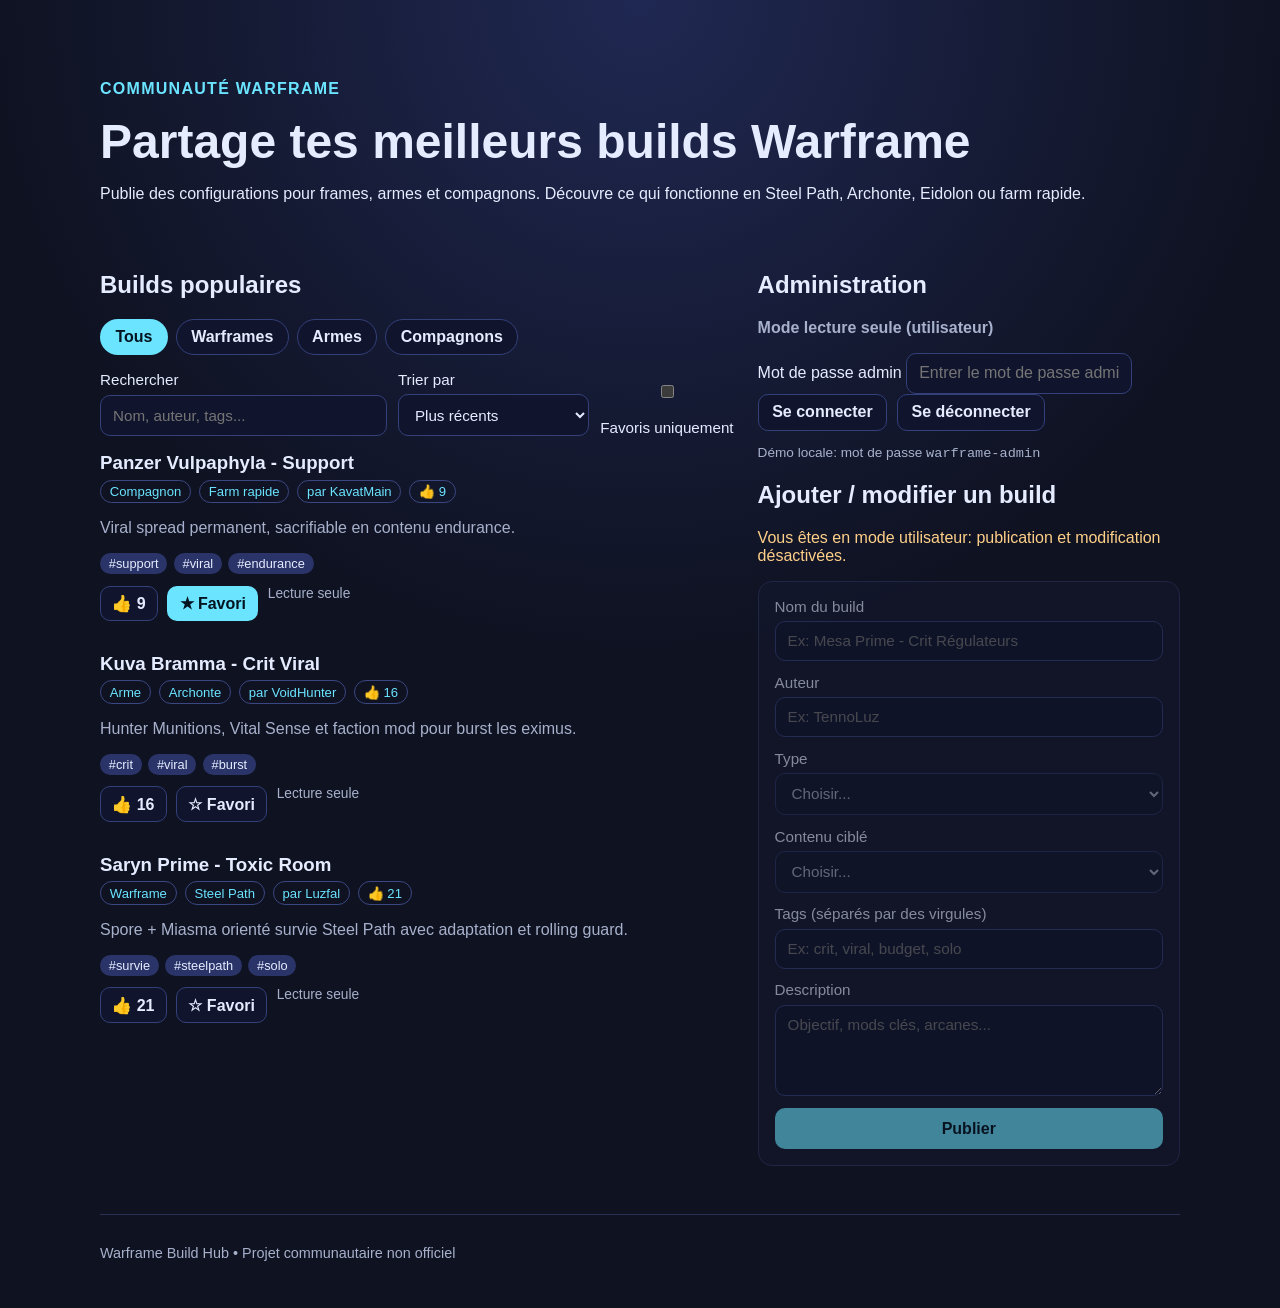
<file: index.html>
<!doctype html>
<html lang="fr">
  <head>
    <meta charset="UTF-8" />
    <meta name="viewport" content="width=device-width, initial-scale=1.0" />
    <title>Warframe Build Hub</title>
    <link rel="stylesheet" href="styles.css" />
  </head>
  <body>
    <header class="hero">
      <div class="container">
        <p class="tag">Communauté Warframe</p>
        <h1>Partage tes meilleurs builds Warframe</h1>
        <p>
          Publie des configurations pour frames, armes et compagnons. Découvre ce
          qui fonctionne en Steel Path, Archonte, Eidolon ou farm rapide.
        </p>
      </div>
    </header>

    <main class="container grid">
      <section>
        <h2>Builds populaires</h2>
        <div class="tabs" role="tablist" aria-label="Filtrer les builds par catégorie">
          <button class="tab is-active" role="tab" data-category="Tous" aria-selected="true">Tous</button>
          <button class="tab" role="tab" data-category="Warframe" aria-selected="false">Warframes</button>
          <button class="tab" role="tab" data-category="Arme" aria-selected="false">Armes</button>
          <button class="tab" role="tab" data-category="Compagnon" aria-selected="false">Compagnons</button>
        </div>

        <div class="toolbar">
          <label>
            Rechercher
            <input id="search" placeholder="Nom, auteur, tags..." />
          </label>
          <label>
            Trier par
            <select id="sort">
              <option value="recent">Plus récents</option>
              <option value="likes">Plus likés</option>
              <option value="name">Nom A → Z</option>
            </select>
          </label>
          <label class="checkbox-label">
            <input id="favorites-only" type="checkbox" />
            Favoris uniquement
          </label>
        </div>

        <div id="build-list" class="cards"></div>
      </section>

      <section>
        <h2>Administration</h2>
        <div class="admin-panel card">
          <p id="admin-status" class="status-text">Mode lecture seule (utilisateur)</p>
          <label>
            Mot de passe admin
            <input id="admin-password" type="password" placeholder="Entrer le mot de passe admin" />
          </label>
          <div class="admin-actions">
            <button id="admin-login" type="button">Se connecter</button>
            <button id="admin-logout" type="button">Se déconnecter</button>
          </div>
          <p class="hint">Démo locale: mot de passe <code>warframe-admin</code></p>
        </div>

        <h2>Ajouter / modifier un build</h2>
        <p id="readonly-message" class="readonly-message">Vous êtes en mode utilisateur: publication et modification désactivées.</p>
        <form id="build-form" class="form">
          <label>
            Nom du build
            <input id="name" required placeholder="Ex: Mesa Prime - Crit Régulateurs" />
          </label>
          <label>
            Auteur
            <input id="author" required placeholder="Ex: TennoLuz" />
          </label>
          <label>
            Type
            <select id="type" required>
              <option value="">Choisir...</option>
              <option>Warframe</option>
              <option>Arme</option>
              <option>Compagnon</option>
            </select>
          </label>
          <label>
            Contenu ciblé
            <select id="content" required>
              <option value="">Choisir...</option>
              <option>Steel Path</option>
              <option>Archonte</option>
              <option>Eidolon</option>
              <option>Farm rapide</option>
            </select>
          </label>
          <label>
            Tags (séparés par des virgules)
            <input id="tags" placeholder="Ex: crit, viral, budget, solo" />
          </label>
          <label>
            Description
            <textarea id="description" rows="4" required placeholder="Objectif, mods clés, arcanes..."></textarea>
          </label>
          <button id="submit-build" type="submit">Publier</button>
          <button id="cancel-edit" type="button" class="secondary">Annuler la modification</button>
        </form>
      </section>
    </main>

    <footer class="container footer">
      <p>Warframe Build Hub • Projet communautaire non officiel</p>
    </footer>

    <script src="script.js"></script>
  </body>
</html>
</file>
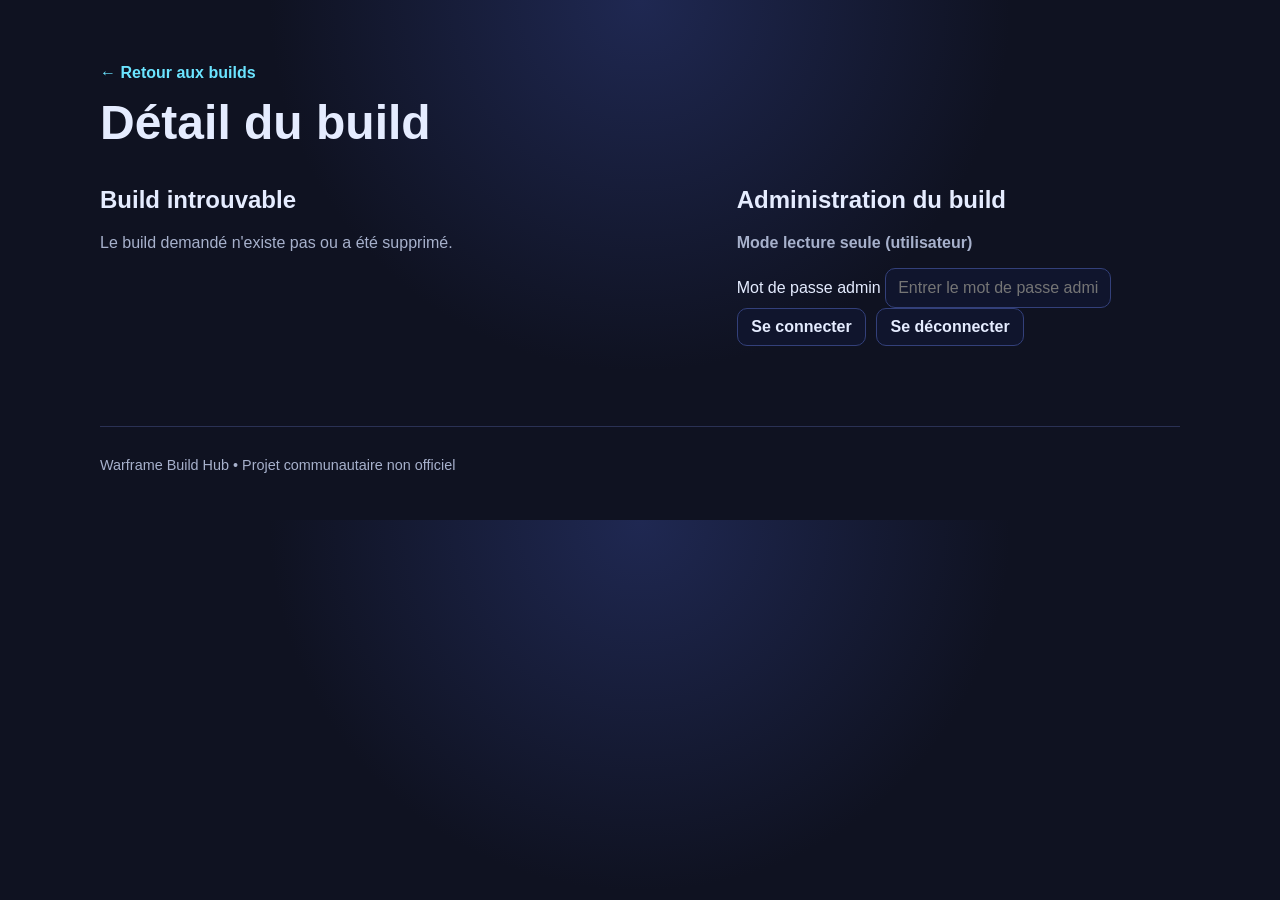
<file: build.html>
<!doctype html>
<html lang="fr">
  <head>
    <meta charset="UTF-8" />
    <meta name="viewport" content="width=device-width, initial-scale=1.0" />
    <title>Détail du build • Warframe Build Hub</title>
    <link rel="stylesheet" href="styles.css" />
  </head>
  <body>
    <header class="hero hero-compact">
      <div class="container">
        <a class="back-link" href="index.html">← Retour aux builds</a>
        <h1>Détail du build</h1>
      </div>
    </header>

    <main class="container detail-layout">
      <section id="build-detail" class="card"></section>

      <section class="card">
        <h2>Administration du build</h2>
        <div class="admin-panel">
          <p id="detail-admin-status" class="status-text">Mode lecture seule (utilisateur)</p>
          <label>
            Mot de passe admin
            <input id="detail-admin-password" type="password" placeholder="Entrer le mot de passe admin" />
          </label>
          <div class="admin-actions">
            <button id="detail-admin-login" type="button">Se connecter</button>
            <button id="detail-admin-logout" type="button">Se déconnecter</button>
          </div>
        </div>

        <p id="detail-readonly-message" class="readonly-message">
          Connectez-vous en admin pour glisser-déposer les mods et supprimer ce build.
        </p>

        <section id="mod-pool" class="mod-pool" aria-label="Bibliothèque de mods"></section>

        <div class="admin-actions">
          <button id="detail-save" type="button">Enregistrer la disposition</button>
          <button id="detail-delete" type="button" class="danger">Supprimer le build</button>
        </div>
      </section>
    </main>

    <footer class="container footer">
      <p>Warframe Build Hub • Projet communautaire non officiel</p>
    </footer>

    <script src="build.js"></script>
  </body>
</html>
</file>
<file: styles.css>
:root {
  color-scheme: dark;
  --bg: #0f1221;
  --panel: #1a1f38;
  --accent: #6be4ff;
  --text: #e5ecff;
  --muted: #a7b1cc;
  --chip: #2a3468;
}

* {
  box-sizing: border-box;
}

body {
  margin: 0;
  font-family: Inter, Segoe UI, Roboto, sans-serif;
  background: radial-gradient(circle at top, #1f2852 0%, var(--bg) 45%);
  color: var(--text);
}

.container {
  width: min(1080px, 92%);
  margin: 0 auto;
}

.hero {
  padding: 4rem 0 2rem;
}

.hero-compact {
  padding-bottom: 1rem;
}

.hero h1 {
  margin: 0;
  font-size: clamp(2rem, 4vw, 3rem);
}

.tag {
  color: var(--accent);
  text-transform: uppercase;
  letter-spacing: 0.08em;
  font-weight: 600;
}

.back-link {
  display: inline-block;
  margin-bottom: 0.8rem;
  color: var(--accent);
  text-decoration: none;
  font-weight: 600;
}

.grid {
  display: grid;
  gap: 1.5rem;
  grid-template-columns: 1.5fr 1fr;
  margin-bottom: 3rem;
}

@media (max-width: 940px) {
  .grid {
    grid-template-columns: 1fr;
  }
}

.tabs {
  display: flex;
  flex-wrap: wrap;
  gap: 0.5rem;
  margin: 1rem 0;
}

.tab {
  padding: 0.5rem 0.9rem;
  border-radius: 999px;
  border: 1px solid #33407a;
  background: #10152d;
  color: var(--text);
  cursor: pointer;
  font-weight: 600;
}

.tab.is-active {
  background: var(--accent);
  color: #031421;
  border-color: transparent;
}

.toolbar {
  display: grid;
  grid-template-columns: 1.2fr 0.8fr auto;
  gap: 0.7rem;
  margin-bottom: 1rem;
}

@media (max-width: 700px) {
  .toolbar {
    grid-template-columns: 1fr;
  }
}

.checkbox-label {
  display: flex;
  align-items: end;
  gap: 0.5rem;
  font-size: 0.95rem;
}

.cards {
  display: grid;
  gap: 1rem;
}

.card,

.admin-panel {
  margin-bottom: 1rem;
}

.status-text {
  margin-top: 0;
  font-weight: 700;
}

.admin-actions {
  display: flex;
  gap: 0.6rem;
  flex-wrap: wrap;
}

.hint {
  color: var(--muted);
  font-size: 0.85rem;
  margin-bottom: 0;
}

.readonly-message {
  color: #ffd089;
}

.form.is-disabled {
  opacity: 0.55;
}

.secondary {
  background: transparent;
  color: var(--text);
  border: 1px solid #33407a;
}

.admin-actions button {
  padding: 0.55rem 0.85rem;
  border-radius: 10px;
  border: 1px solid #33407a;
  background: #10152d;
  color: var(--text);
  font-weight: 600;
  cursor: pointer;
}

.admin-actions button.danger {
  border-color: #ff6b81;
  color: #ffd3dc;
}

.readonly-badge {
  font-size: 0.86rem;
  color: var(--muted);
}

.form {
  background: color-mix(in oklab, var(--panel) 90%, black);
  border: 1px solid #2d3560;
  border-radius: 14px;
  padding: 1rem;
}

.card h3 {
  margin-top: 0;
  margin-bottom: 0.2rem;
}

.meta-row {
  display: flex;
  flex-wrap: wrap;
  gap: 0.5rem;
  margin: 0.35rem 0 0.7rem;
}

.badge {
  display: inline-flex;
  align-items: center;
  border: 1px solid #3b4782;
  color: var(--accent);
  font-size: 0.82rem;
  border-radius: 999px;
  padding: 0.2rem 0.55rem;
}

.card p {
  color: var(--muted);
}

.tags {
  display: flex;
  flex-wrap: wrap;
  gap: 0.4rem;
  margin: 0.7rem 0;
}

.tag-chip {
  background: var(--chip);
  border-radius: 999px;
  padding: 0.2rem 0.55rem;
  font-size: 0.8rem;
}

.card-actions {
  display: flex;
  gap: 0.6rem;
  flex-wrap: wrap;
}

.card-actions button {
  padding: 0.45rem 0.7rem;
  border-radius: 10px;
  border: 1px solid #33407a;
  background: #10152d;
  color: var(--text);
  font-weight: 600;
}

.card-actions button.is-on {
  border-color: transparent;
  background: var(--accent);
  color: #031421;
}

.clickable-card {
  cursor: pointer;
  transition: border-color 0.2s ease, transform 0.2s ease;
}

.clickable-card:hover,
.clickable-card:focus-visible {
  border-color: var(--accent);
  transform: translateY(-2px);
  outline: none;
}

.detail-layout {
  display: grid;
  gap: 1rem;
  grid-template-columns: 1.4fr 1fr;
  margin-bottom: 3rem;
}

@media (max-width: 940px) {
  .detail-layout {
    grid-template-columns: 1fr;
  }
}

.mods-grid {
  display: grid;
  grid-template-columns: repeat(4, minmax(120px, 1fr));
  grid-template-areas:
    ". aura exilus ."
    "slot1 slot2 slot3 slot4"
    "slot5 slot6 slot7 slot8";
  gap: 0.7rem;
}

@media (max-width: 940px) {
  .mods-grid {
    grid-template-columns: repeat(2, minmax(120px, 1fr));
    grid-template-areas:
      "aura exilus"
      "slot1 slot2"
      "slot3 slot4"
      "slot5 slot6"
      "slot7 slot8";
  }
}

.mod-slot {
  border: 1px dashed #4f5d97;
  border-radius: 12px;
  padding: 0.7rem;
  min-height: 110px;
  background: #131a36;
}

.mod-slot.is-filled {
  border-style: solid;
  border-color: var(--accent);
  background: #162040;
}

.mod-slot.is-dragover {
  border-color: #9cf2ff;
  box-shadow: 0 0 0 2px #2a8aa0 inset;
}

.slot-aura { grid-area: aura; }
.slot-exilus { grid-area: exilus; }
.slot-1 { grid-area: slot1; }
.slot-2 { grid-area: slot2; }
.slot-3 { grid-area: slot3; }
.slot-4 { grid-area: slot4; }
.slot-5 { grid-area: slot5; }
.slot-6 { grid-area: slot6; }
.slot-7 { grid-area: slot7; }
.slot-8 { grid-area: slot8; }

.slot-title {
  margin: 0 0 0.45rem;
  font-size: 0.8rem;
  color: var(--muted);
  text-transform: uppercase;
  letter-spacing: 0.05em;
}

.slot-mod-card {
  display: grid;
  gap: 0.4rem;
  margin-bottom: 0.45rem;
}

.slot-mod {
  margin: 0;
  color: var(--text);
  font-weight: 600;
  font-size: 0.92rem;
}

.mod-art {
  width: 92px;
  height: 138px;
  border-radius: 10px;
  border: 1px solid #4e5b95;
  object-fit: cover;
  background: #0d122a;
}

.slot-clear {
  border: 1px solid #47548f;
  background: #0f1735;
  color: var(--text);
  border-radius: 8px;
  padding: 0.25rem 0.5rem;
}

.mod-pool {
  margin: 1rem 0;
}

.mod-pool h3 {
  margin: 0 0 0.6rem;
}

.mod-pool-grid {
  display: grid;
  grid-template-columns: repeat(auto-fill, minmax(140px, 1fr));
  gap: 0.6rem;
}

.pool-mod {
  border: 1px solid #3f4f89;
  background: #111936;
  color: var(--text);
  border-radius: 12px;
  padding: 0.5rem;
  cursor: grab;
  display: grid;
  justify-items: center;
  gap: 0.35rem;
  text-align: center;
}

.pool-mod-name {
  font-size: 0.78rem;
  line-height: 1.2;
}

.pool-mod.is-used {
  border-color: var(--accent);
  box-shadow: 0 0 0 1px color-mix(in oklab, var(--accent) 60%, transparent);
}

.pool-mod:disabled {
  opacity: 0.55;
  cursor: not-allowed;
}

.form {
  display: grid;
  gap: 0.8rem;
}

.form label,
.toolbar label {
  display: grid;
  gap: 0.4rem;
  font-size: 0.95rem;
}

input,
select,
textarea,
button {
  font: inherit;
}

input,
select,
textarea {
  padding: 0.65rem 0.75rem;
  background: #10152d;
  color: var(--text);
  border: 1px solid #33407a;
  border-radius: 10px;
}

.form > button {
  background: var(--accent);
  color: #031421;
  border: none;
  border-radius: 10px;
  padding: 0.7rem 1rem;
  font-weight: 700;
  cursor: pointer;
}

.footer {
  border-top: 1px solid #2a3154;
  padding: 1rem 0 2rem;
  color: var(--muted);
  font-size: 0.9rem;
}
</file>
